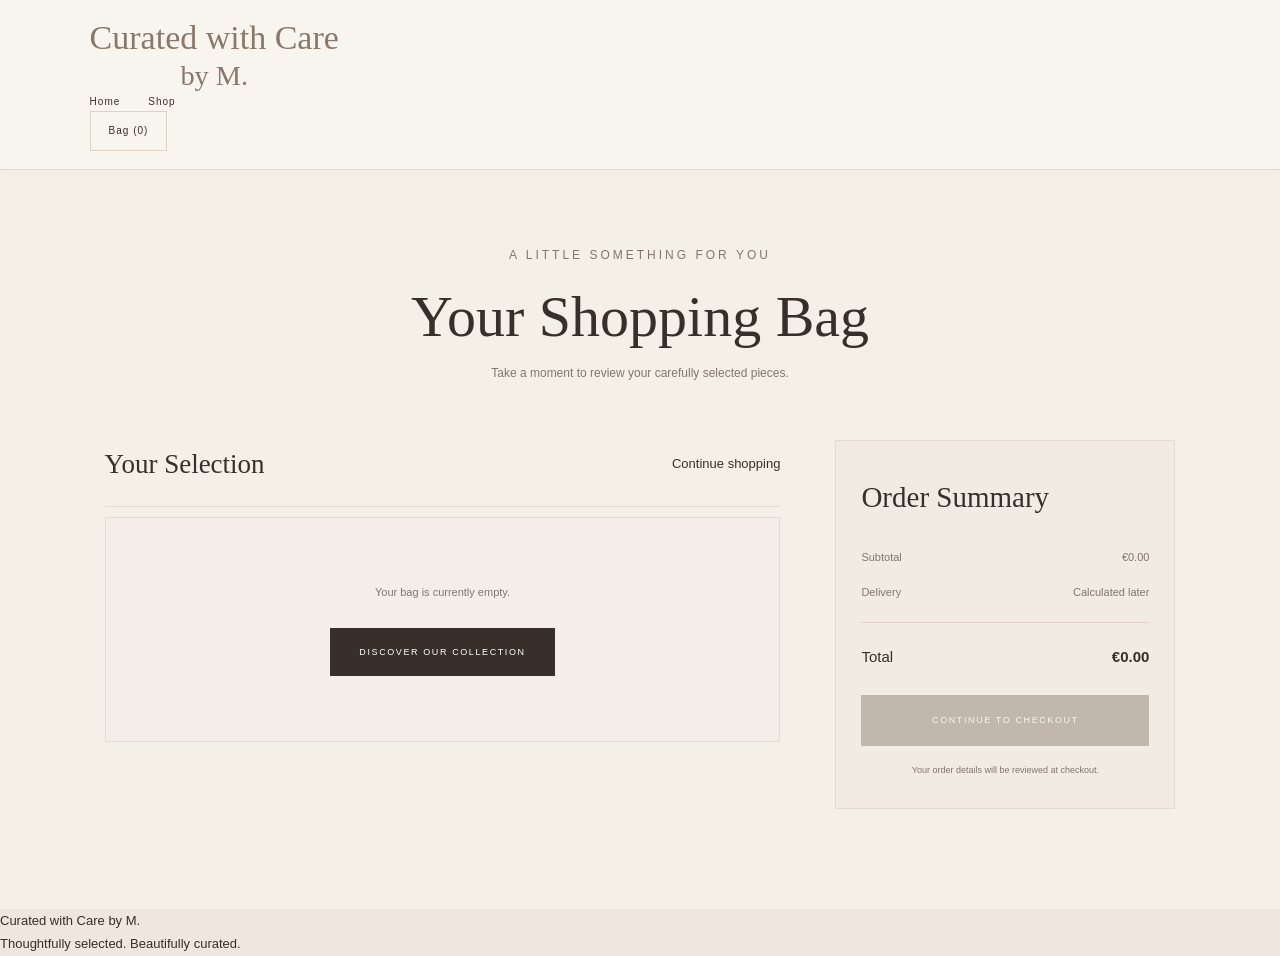
<file: basket.html>
<!DOCTYPE html>
<html lang="en">

<head>
  <meta charset="UTF-8">
  <meta name="viewport" content="width=device-width, initial-scale=1.0">

  <title>Your Bag | Curated with Care by M.</title>

  <link rel="stylesheet" href="css/style.css">
  <link rel="stylesheet" href="css/basket.css">
</head>

<body>

  <!-- HEADER -->

  <header class="site-header">

    <div class="header-inner">

      <a href="index.html" class="logo">
        <span>Curated with Care</span>
        <small>by M.</small>
      </a>

      <nav class="main-nav">
        <a href="index.html">Home</a>
        <a href="shop.html">Shop</a>
      </nav>

      <div class="header-actions">
        <a href="basket.html" class="bag-button">
          Bag (<span id="bagCount">0</span>)
        </a>
      </div>

    </div>

  </header>


  <!-- BASKET PAGE -->

  <main class="basket-page">

    <section class="basket-heading">

      <p class="eyebrow">A LITTLE SOMETHING FOR YOU</p>

      <h1>Your Shopping Bag</h1>

      <p>
        Take a moment to review your carefully selected pieces.
      </p>

    </section>


    <div class="basket-layout">

      <!-- BASKET PRODUCTS -->

      <section class="basket-products-section">

        <div class="basket-section-heading">
          <h2>Your Selection</h2>
          <a href="shop.html">Continue shopping</a>
        </div>

        <div id="basketItems" class="basket-items">

          <p class="basket-empty-message">
            Your bag is currently empty.
          </p>

        </div>

      </section>


      <!-- ORDER SUMMARY -->

      <aside class="basket-summary">

        <h2>Order Summary</h2>

        <div class="basket-summary-row">
          <span>Subtotal</span>
          <span id="basketSubtotal">€0.00</span>
        </div>

        <div class="basket-summary-row">
          <span>Delivery</span>
          <span>Calculated later</span>
        </div>

        <div class="basket-summary-divider"></div>

        <div class="basket-summary-total">
          <span>Total</span>
          <strong id="basketTotal">€0.00</strong>
        </div>

        <a href="checkout.html" id="basketCheckoutButton"
           class="primary-button basket-checkout-button">
          CONTINUE TO CHECKOUT
        </a>

        <p class="basket-summary-note">
          Your order details will be reviewed at checkout.
        </p>

      </aside>

    </div>

  </main>


  <!-- FOOTER -->

  <footer class="site-footer">

    <p>Curated with Care by M.</p>

    <p>Thoughtfully selected. Beautifully curated.</p>

  </footer>


  <script src="js/basket.js"></script>

</body>
</html>
</file>
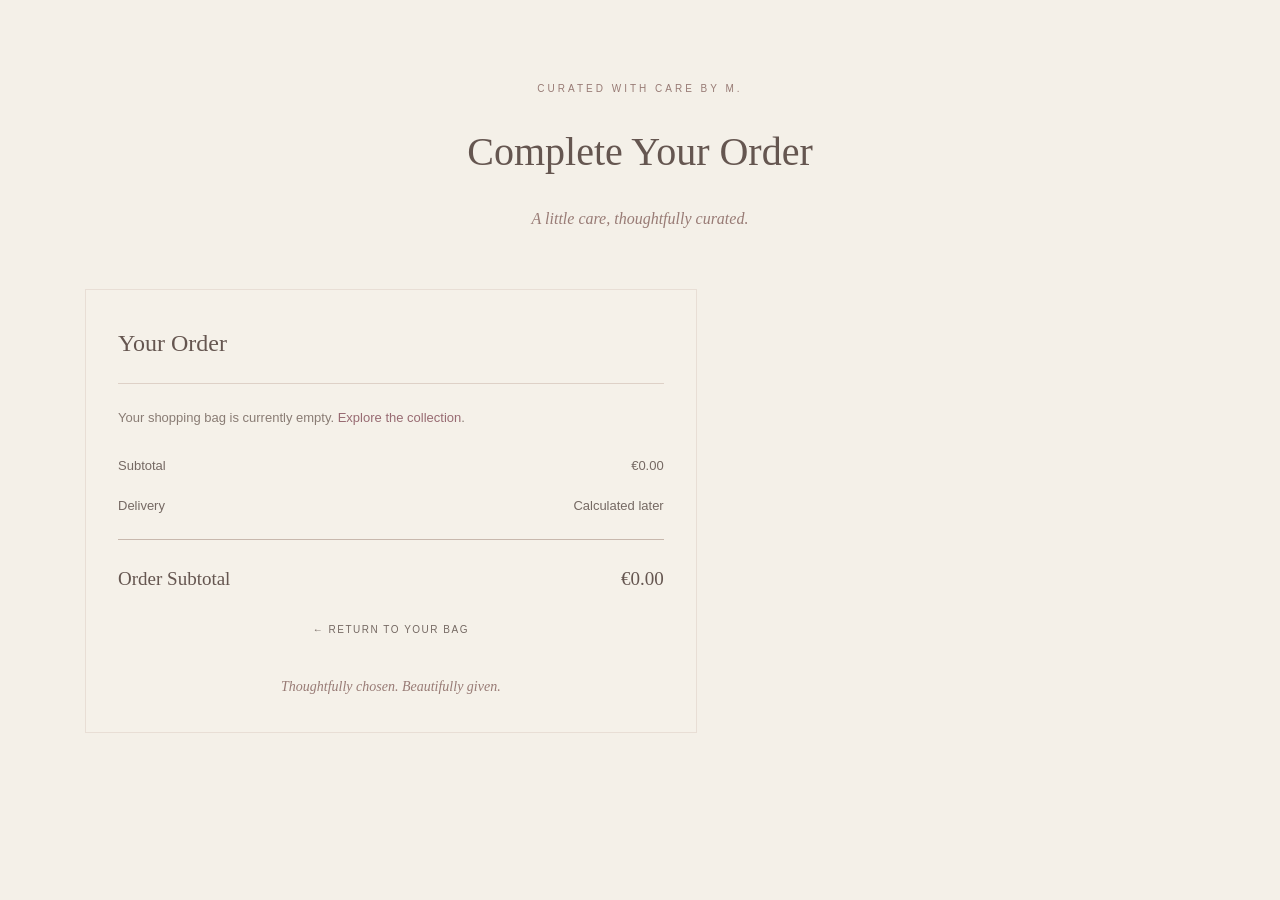
<file: checkout.html>
<!DOCTYPE html>
<html lang="en">

<head>
  <meta charset="UTF-8">
  <meta name="viewport" content="width=device-width, initial-scale=1.0">

  <title>Checkout | Curated with Care by M.</title>

  <link rel="stylesheet" href="css/style.css">
  <link rel="stylesheet" href="css/basket.css">
  <link rel="stylesheet" href="css/checkout.css">
  
</head>

<body>

  <main class="checkout-page">

    <div class="checkout-heading">
      <p class="eyebrow">CURATED WITH CARE BY M.</p>
      <h1>Complete Your Order</h1>
      <p class="subtitle">A little care, thoughtfully curated.</p>
    </div>

    <div class="checkout-layout">

      <form class="checkout-form" id="checkoutForm">

        <!-- CONTACT INFORMATION -->

        <section class="checkout-section">

          <h2>Contact Information</h2>

          <p class="checkout-section-intro">
            Where we can reach you about your order.
          </p>

          <label for="email">Email Address</label>
          <input
            type="email"
            id="email"
            autocomplete="email"
            required
            placeholder="Your email address"
          >

        </section>

        <!-- DELIVERY INFORMATION -->

        <section class="checkout-section">

          <h2>Delivery Information</h2>

          <div class="checkout-row">

            <div>
              <label for="firstName">First Name</label>
              <input
                type="text"
                id="firstName"
                autocomplete="given-name"
                required
              >
            </div>

            <div>
              <label for="lastName">Last Name</label>
              <input
                type="text"
                id="lastName"
                autocomplete="family-name"
                required
              >
            </div>

          </div>

          <label for="address">Street Address</label>
          <input
            type="text"
            id="address"
            autocomplete="street-address"
            required
          >

          <label for="apartment">Apartment / Suite (Optional)</label>
          <input
            type="text"
            id="apartment"
            autocomplete="address-line2"
          >

          <div class="checkout-row">

            <div>
              <label for="city">City</label>
              <input
                type="text"
                id="city"
                autocomplete="address-level2"
                required
              >
            </div>

            <div>
              <label for="postcode">Postcode</label>
              <input
                type="text"
                id="postcode"
                autocomplete="postal-code"
                required
              >
            </div>

          </div>

          <label for="country">Country</label>
          <input
            type="text"
            id="country"
            autocomplete="country-name"
            required
          >

        </section>

        <!-- GIFT OPTION -->

        <section class="checkout-section">

          <h2>A Thoughtful Gift</h2>

          <div class="gift-option">

            <div class="gift-checkbox-row">

              <input
                type="checkbox"
                id="isGift"
              >

              <label for="isGift">
                This order is a gift
              </label>

            </div>

            <p class="gift-description">
              Make someone's day a little more special with
              a personal message.
            </p>

            <div class="gift-message-area" id="giftMessageArea">

              <label for="giftMessage">
                Your Personal Message
              </label>

              <textarea
                id="giftMessage"
                maxlength="250"
                placeholder="Write a little note for someone special..."
              ></textarea>

              <p class="gift-message-hint">
                Your message can contain up to 250 characters.
              </p>

            </div>

          </div>

        </section>

        <!-- DELIVERY METHOD -->

        <section class="checkout-section">

          <h2>Delivery Method</h2>

          <div class="checkout-note">
            Delivery options and costs will be confirmed
            when the ordering system is connected.
          </div>

        </section>

        <!-- PAYMENT -->

        <section class="checkout-section">

          <h2>Payment</h2>

          <div class="checkout-note">
            Secure payment options will become available
            once a payment provider is connected.
            No payment is collected on this demonstration checkout.
          </div>

        </section>

        <button type="submit" class="checkout-button">
          CONTINUE TO ORDER CONFIRMATION
        </button>

        <p class="checkout-message" id="checkoutMessage"></p>

      </form>

      <!-- ORDER SUMMARY -->

      <aside class="order-summary">

        <h2>Your Order</h2>

        <div id="checkoutItems"></div>

        <div class="checkout-totals">

          <div class="checkout-total-line">
            <span>Subtotal</span>
            <span id="checkoutSubtotal">€0.00</span>
          </div>

          <div class="checkout-total-line">
            <span>Delivery</span>
            <span>Calculated later</span>
          </div>

          <div class="checkout-total-line checkout-grand-total">
            <span>Order Subtotal</span>
            <span id="checkoutTotal">€0.00</span>
          </div>

        </div>

        <a href="basket.html" class="checkout-back">
          ← RETURN TO YOUR BAG
        </a>

        <p class="checkout-footer-note">
          Thoughtfully chosen. Beautifully given.
        </p>

      </aside>

    </div>

  </main>

  <script>

    const checkoutItems = document.getElementById("checkoutItems");
    const checkoutSubtotal = document.getElementById("checkoutSubtotal");
    const checkoutTotal = document.getElementById("checkoutTotal");
    const checkoutForm = document.getElementById("checkoutForm");

    const isGift = document.getElementById("isGift");
    const giftMessageArea = document.getElementById("giftMessageArea");
    const giftMessage = document.getElementById("giftMessage");

    let cart = [];

    try {

      cart = JSON.parse(
        localStorage.getItem("curatedCart") || "[]"
      );

      if (!Array.isArray(cart)) {
        cart = [];
      }

    } catch (error) {
      cart = [];
    }

    // GIFT MESSAGE DISPLAY

    isGift.addEventListener("change", function() {

      if (isGift.checked) {
        giftMessageArea.classList.add("visible");
      } else {
        giftMessageArea.classList.remove("visible");
        giftMessage.value = "";
      }

    });

    // DISPLAY ORDER

    function displayCheckout() {

      checkoutItems.innerHTML = "";

      let subtotal = 0;

      if (cart.length === 0) {

        checkoutItems.innerHTML = `
          <p class="checkout-empty">
            Your shopping bag is currently empty.
            <a href="shop.html">Explore the collection</a>.
          </p>
        `;

        checkoutForm.style.display = "none";

        checkoutSubtotal.textContent = "€0.00";
        checkoutTotal.textContent = "€0.00";

        return;
      }

      cart.forEach(product => {

        const quantity = Math.max(
          0,
          Number(product.quantity) || 0
        );

        const price = Math.max(
          0,
          Number(product.price) || 0
        );

        const itemTotal = price * quantity;

        subtotal += itemTotal;

        const item = document.createElement("div");
        item.className = "checkout-product";

        const image = document.createElement("img");

        image.src = product.image || "";
        image.alt = product.name || "Beauty product";

        const info = document.createElement("div");
        info.className = "checkout-product-info";

        const brand = document.createElement("p");
        brand.className = "product-brand";
        brand.textContent = product.brandName || product.brand || "";

        const name = document.createElement("p");
        name.className = "product-name";
        name.textContent = product.name || "Beauty product";

        const quantityText = document.createElement("p");
        quantityText.textContent = "Quantity: " + quantity;

        const priceText = document.createElement("p");
        priceText.textContent = "€" + itemTotal.toFixed(2);

        info.append(brand, name, quantityText, priceText);
        item.append(image, info);

        checkoutItems.appendChild(item);

      });

      checkoutSubtotal.textContent = "€" + subtotal.toFixed(2);
      checkoutTotal.textContent = "€" + subtotal.toFixed(2);

    }

    displayCheckout();

    // SUBMIT ORDER

    checkoutForm.addEventListener("submit", function(event) {

      event.preventDefault();

      if (!checkoutForm.reportValidity()) {
        return;
      }

      if (cart.length === 0) {
        return;
      }

      // Generate demonstration order reference

      const year = new Date().getFullYear();

      const sequenceKey = "curatedOrderSequence-" + year;

      const previousNumber = Number(
        localStorage.getItem(sequenceKey) || 0
      );

      const nextNumber = previousNumber + 1;

      localStorage.setItem(
        sequenceKey,
        String(nextNumber)
      );

      const orderNumber =
        "CCM-" + year + "-" +
        String(nextNumber).padStart(5, "0");

      // Prepare customer details

      const customer = {

        email: document.getElementById("email").value.trim(),

        firstName: document.getElementById("firstName").value.trim(),

        lastName: document.getElementById("lastName").value.trim(),

        address: document.getElementById("address").value.trim(),

        apartment: document.getElementById("apartment").value.trim(),

        city: document.getElementById("city").value.trim(),

        postcode: document.getElementById("postcode").value.trim(),

        country: document.getElementById("country").value.trim()

      };

      // Prepare demonstration order

      const order = {

        orderNumber: orderNumber,

        customerName: customer.firstName,

        customer: customer,

        items: cart.map(product => ({

          id: product.id,
          name: product.name,
          brandName: product.brandName || product.brand || "",
          image: product.image,
          price: Number(product.price),
          quantity: Number(product.quantity)

        })),

        subtotal: cart.reduce((sum, product) => {

          return sum + (
            Number(product.price) *
            Number(product.quantity)
          );

        }, 0),

        isGift: isGift.checked,

        giftMessage: isGift.checked
          ? giftMessage.value.trim()
          : "",

        date: new Date().toLocaleDateString()

      };

      localStorage.setItem(
        "curatedDemoOrder",
        JSON.stringify(order)
      );

      window.location.href = "order-confirmation.html";

    });

  </script>

</body>
</html>
</file>
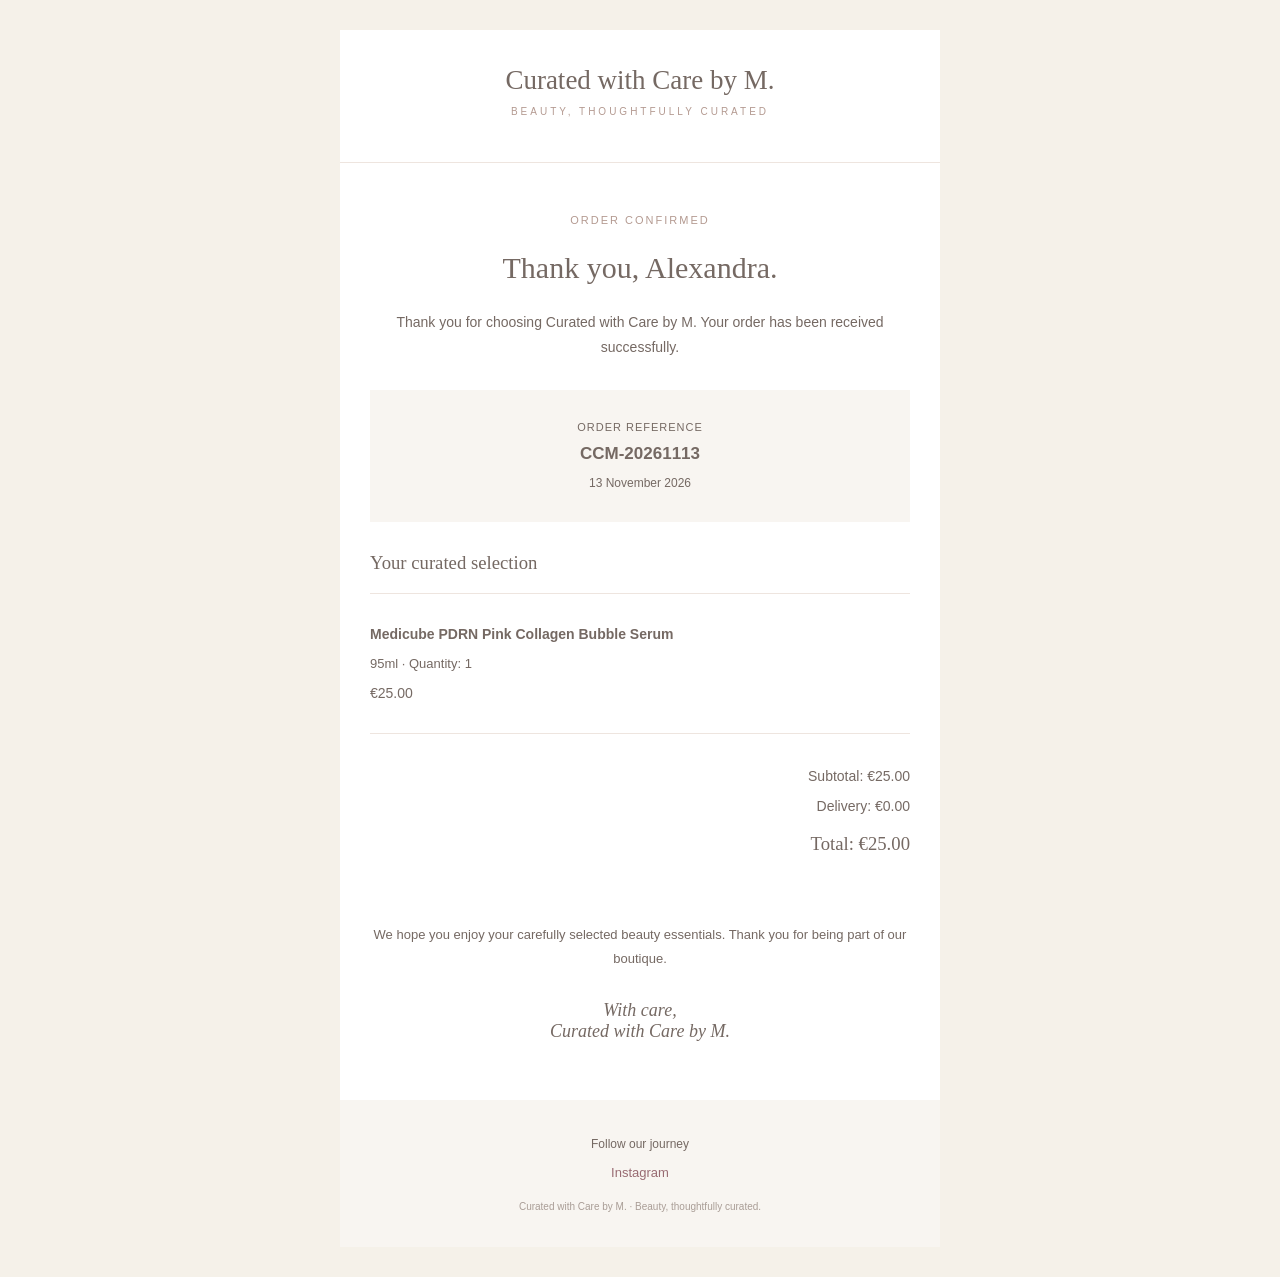
<file: email-preview.html>
<!DOCTYPE html>
<html lang="en">
<head>
  <meta charset="UTF-8">
  <meta name="viewport" content="width=device-width, initial-scale=1.0">
  <title>Email Preview | Curated with Care by M.</title>
</head>

<body style="margin:0; padding:30px 12px; background:#f5f1e9; font-family:Arial,sans-serif; color:#756963;">

  <div style="max-width:600px; margin:auto; background:#ffffff;">

    <div style="padding:35px 20px; text-align:center; border-bottom:1px solid #eee5df;">
      <h1 style="font-family:Georgia,serif; font-weight:normal; font-size:27px; color:#756963; margin:0;">
        Curated with Care by M.
      </h1>
      <p style="font-size:10px; letter-spacing:3px; color:#b49a91;">
        BEAUTY, THOUGHTFULLY CURATED
      </p>
    </div>

    <div style="padding:40px 30px; text-align:center;">
      <p style="font-size:11px; letter-spacing:2px; color:#b49a91;">
        ORDER CONFIRMED
      </p>

      <h2 style="font-family:Georgia,serif; font-size:30px; font-weight:normal; color:#756963;">
        Thank you, Alexandra.
      </h2>

      <p style="font-size:14px; line-height:1.8;">
        Thank you for choosing Curated with Care by M.
        Your order has been received successfully.
      </p>

      <div style="margin:30px 0; padding:20px; background:#f8f5f1;">
        <p style="font-size:11px; letter-spacing:1px;">ORDER REFERENCE</p>
        <strong style="font-size:17px;">CCM-20261113</strong>
        <p style="font-size:12px;">13 November 2026</p>
      </div>

      <h3 style="font-family:Georgia,serif; font-weight:normal; text-align:left;">
        Your curated selection
      </h3>

      <div style="padding:18px 0; border-top:1px solid #eee5df; border-bottom:1px solid #eee5df; text-align:left;">
        <p style="font-size:14px;"><strong>Medicube PDRN Pink Collagen Bubble Serum</strong></p>
        <p style="font-size:13px;">95ml · Quantity: 1</p>
        <p style="font-size:14px;">€25.00</p>
      </div>

      <div style="text-align:right; padding:20px 0;">
        <p style="font-size:14px;">Subtotal: €25.00</p>
        <p style="font-size:14px;">Delivery: €0.00</p>
        <h3 style="font-family:Georgia,serif; font-weight:normal;">
          Total: €25.00
        </h3>
      </div>

      <p style="font-size:13px; line-height:1.8; margin-top:30px;">
        We hope you enjoy your carefully selected beauty essentials.
        Thank you for being part of our boutique.
      </p>

      <p style="font-family:Georgia,serif; font-style:italic; font-size:18px; margin-top:30px;">
        With care,<br>
        Curated with Care by M.
      </p>
    </div>

    <div style="background:#f8f5f1; padding:25px; text-align:center;">
      <p style="font-size:12px;">Follow our journey</p>
      <a href="https://www.instagram.com/curatedwithcarebym/"
         style="color:#986b72; font-size:13px; text-decoration:none;">
        Instagram
      </a>
      <p style="font-size:10px; color:#a99d96; margin-top:20px;">
        Curated with Care by M. · Beauty, thoughtfully curated.
      </p>
    </div>

  </div>

</body>
</html>
</file>
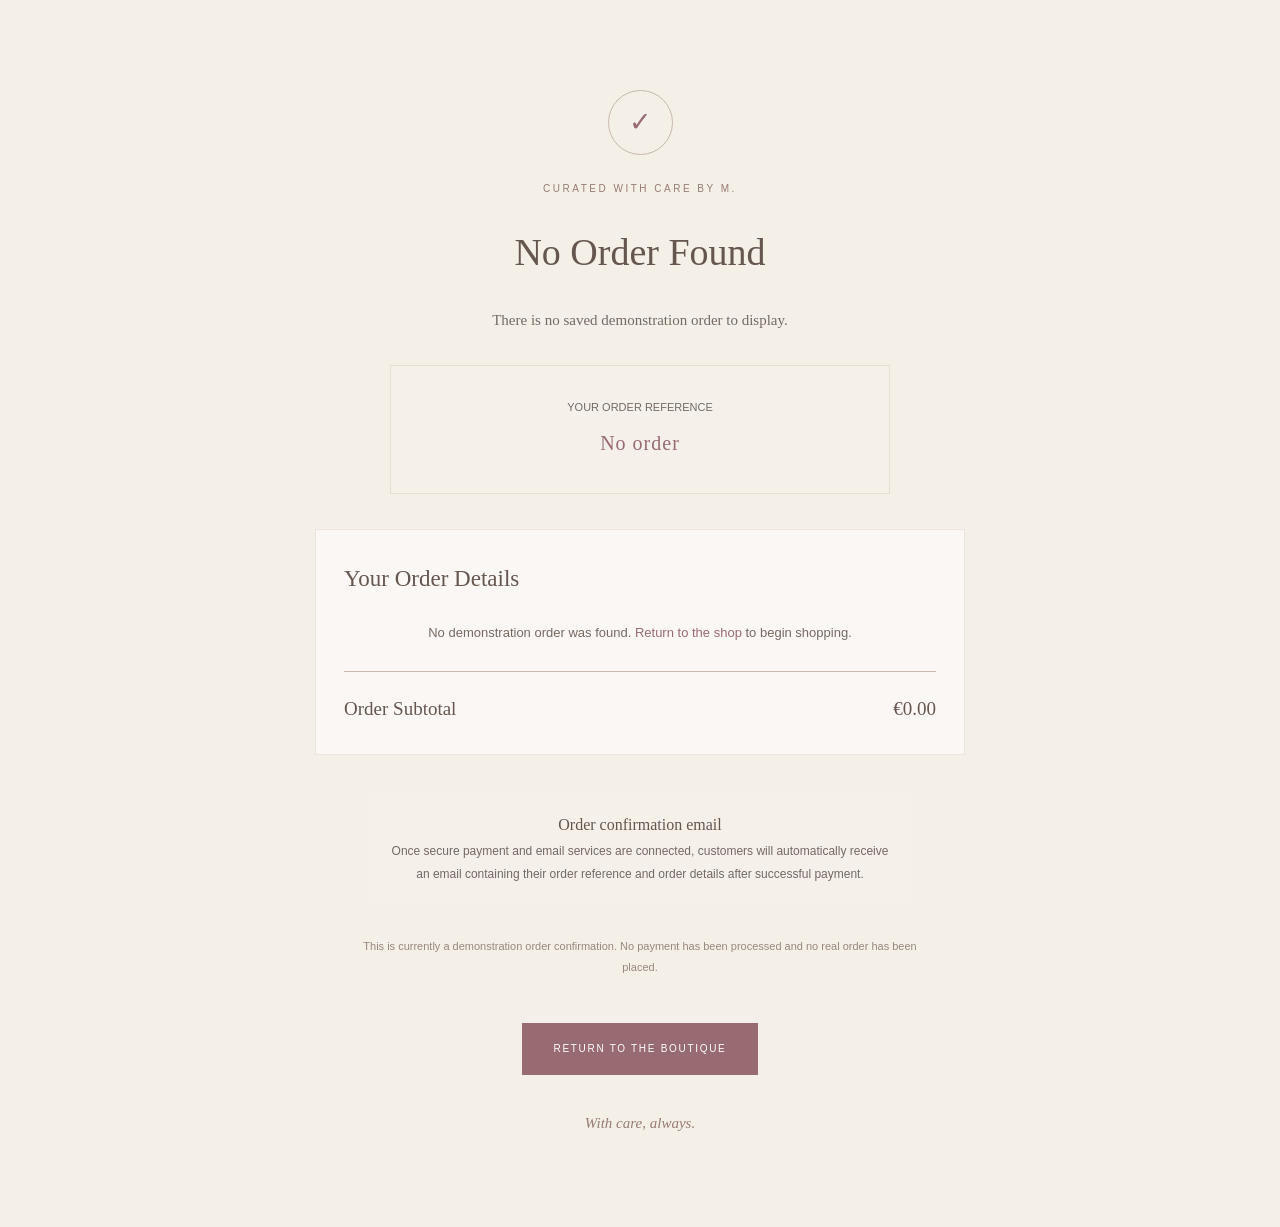
<file: order-confirmation.html>
<!DOCTYPE html>
<html lang="en">

<head>
  <meta charset="UTF-8">
  <meta name="viewport" content="width=device-width, initial-scale=1.0">

  <title>Order Confirmation | Curated with Care by M.</title>

  <link rel="stylesheet" href="css/style.css">
  <link rel="stylesheet" href="css/order-confirmation.css">

</head>

<body>

  <main class="confirmation-page">

    <div class="confirmation-icon">✓</div>

    <p class="confirmation-brand">
      CURATED WITH CARE BY M.
    </p>

    <h1 id="thankYouHeading">
      Thank You for Your Order
    </h1>

    <p class="confirmation-message" id="confirmationMessage">
      Thank you for choosing our boutique.
    </p>

    <!-- ORDER REFERENCE -->

    <section class="order-reference">

      <p>YOUR ORDER REFERENCE</p>

      <strong id="orderNumber">—</strong>

      <p id="orderDate"></p>

    </section>

    <div class="confirmation-content">

      <!-- ORDER DETAILS -->

      <section class="confirmation-card">

        <h2>Your Order Details</h2>

        <div id="confirmationItems"></div>

        <div class="confirmation-total">

          <span>Order Subtotal</span>

          <span id="confirmationTotal">€0.00</span>

        </div>

      </section>

      <!-- CUSTOMER DETAILS -->

      <section class="confirmation-card" id="customerDetailsSection">

        <h2>Delivery Information</h2>

        <div class="customer-details" id="customerDetails"></div>

      </section>

      <!-- GIFT MESSAGE -->

      <section class="confirmation-gift" id="giftConfirmation" hidden>

        <h2>A Gift, Given with Care</h2>

        <p>This order was marked as a gift.</p>

        <p class="gift-message-text" id="confirmedGiftMessage"></p>

      </section>

    </div>

    <!-- EMAIL INFORMATION -->

    <div class="confirmation-email-note">

      <strong>Order confirmation email</strong>

      <p>
        Once secure payment and email services are connected,
        customers will automatically receive an email containing
        their order reference and order details after successful payment.
      </p>

    </div>

    <p class="confirmation-demo-note">
      This is currently a demonstration order confirmation.
      No payment has been processed and no real order has been placed.
    </p>

    <a href="index.html" class="confirmation-button">
      RETURN TO THE BOUTIQUE
    </a>

    <p class="confirmation-closing">
      With care, always.
    </p>

  </main>


  <script>

    const orderNumberElement =
      document.getElementById("orderNumber");

    const orderDateElement =
      document.getElementById("orderDate");

    const confirmationItems =
      document.getElementById("confirmationItems");

    const confirmationTotal =
      document.getElementById("confirmationTotal");

    const thankYouHeading =
      document.getElementById("thankYouHeading");

    const confirmationMessage =
      document.getElementById("confirmationMessage");

    const customerDetails =
      document.getElementById("customerDetails");

    const customerDetailsSection =
      document.getElementById("customerDetailsSection");

    const giftConfirmation =
      document.getElementById("giftConfirmation");

    const confirmedGiftMessage =
      document.getElementById("confirmedGiftMessage");


    // LOAD THE SAVED ORDER

    let order = null;

    try {

      order = JSON.parse(
        localStorage.getItem("curatedDemoOrder") || "null"
      );

    } catch (error) {

      order = null;

    }


    // CHECK WHETHER AN ORDER EXISTS

    if (!order || !Array.isArray(order.items) || order.items.length === 0) {

      confirmationItems.innerHTML =
        '<p class="confirmation-empty">No demonstration order was found. <a href="shop.html">Return to the shop</a> to begin shopping.</p>';

      orderNumberElement.textContent = "No order";

      confirmationTotal.textContent = "€0.00";

      customerDetailsSection.hidden = true;

      giftConfirmation.hidden = true;

      thankYouHeading.textContent = "No Order Found";

      confirmationMessage.textContent =
        "There is no saved demonstration order to display.";

    } else {

      // PERSONAL THANK-YOU MESSAGE

      const firstName = order.customerName || "there";

      thankYouHeading.textContent =
        "Thank You, " + firstName + "!";

      confirmationMessage.textContent =
        "Your order summary is ready. Thank you for choosing Curated with Care by M. We hope your selection brings a little joy to your day.";


      // ORDER REFERENCE

      orderNumberElement.textContent =
        order.orderNumber || "—";

      orderDateElement.textContent =
        "Order date: " + (order.date || "Not available");


      // DISPLAY PRODUCTS

      order.items.forEach(product => {

        const item = document.createElement("div");

        item.className = "confirmation-product";


        const image = document.createElement("img");

        image.src = product.image || "";

        image.alt = product.name || "Beauty product";


        const info = document.createElement("div");

        info.className = "confirmation-product-info";


        const brand = document.createElement("p");

        brand.className = "confirmation-product-brand";

        brand.textContent = product.brandName || "";


        const name = document.createElement("strong");

        name.textContent =
          product.name || "Beauty product";


        const quantity = document.createElement("p");

        quantity.textContent =
          "Quantity: " + Number(product.quantity || 0);


        const price = document.createElement("p");

        price.textContent =
          "€" + (
            Number(product.price || 0) *
            Number(product.quantity || 0)
          ).toFixed(2);


        info.append(brand, name, quantity, price);

        item.append(image, info);

        confirmationItems.appendChild(item);

      });


      // ORDER TOTAL

      confirmationTotal.textContent =
        "€" + Number(order.subtotal || 0).toFixed(2);


      // CUSTOMER DELIVERY INFORMATION

      const customer = order.customer;

      if (customer) {

        const name = document.createElement("p");

        name.className = "customer-name";

        name.textContent =
          [customer.firstName, customer.lastName]
            .filter(Boolean)
            .join(" ") || order.customerName || "";


        const email = document.createElement("p");

        email.textContent =
          customer.email || "";


        const address = document.createElement("p");

        address.textContent =
          customer.address || "";


        const apartment = document.createElement("p");

        apartment.textContent =
          customer.apartment || "";


        const city = document.createElement("p");

        city.textContent =
          [
            customer.city,
            customer.postcode
          ].filter(Boolean).join(", ");


        const country = document.createElement("p");

        country.textContent =
          customer.country || "";


        customerDetails.append(
          name,
          email,
          address,
          apartment,
          city,
          country
        );

        // Hide optional empty lines

        [email, address, apartment, city, country].forEach(element => {

          if (!element.textContent.trim()) {
            element.hidden = true;
          }

        });

      } else {

        customerDetailsSection.hidden = true;

      }


      // GIFT MESSAGE

      if (order.isGift) {

        giftConfirmation.hidden = false;

        confirmedGiftMessage.textContent =
          order.giftMessage || "A gift, thoughtfully chosen.";

      } else {

        giftConfirmation.hidden = true;

      }

    }

  </script>

</body>

</html>
</file>
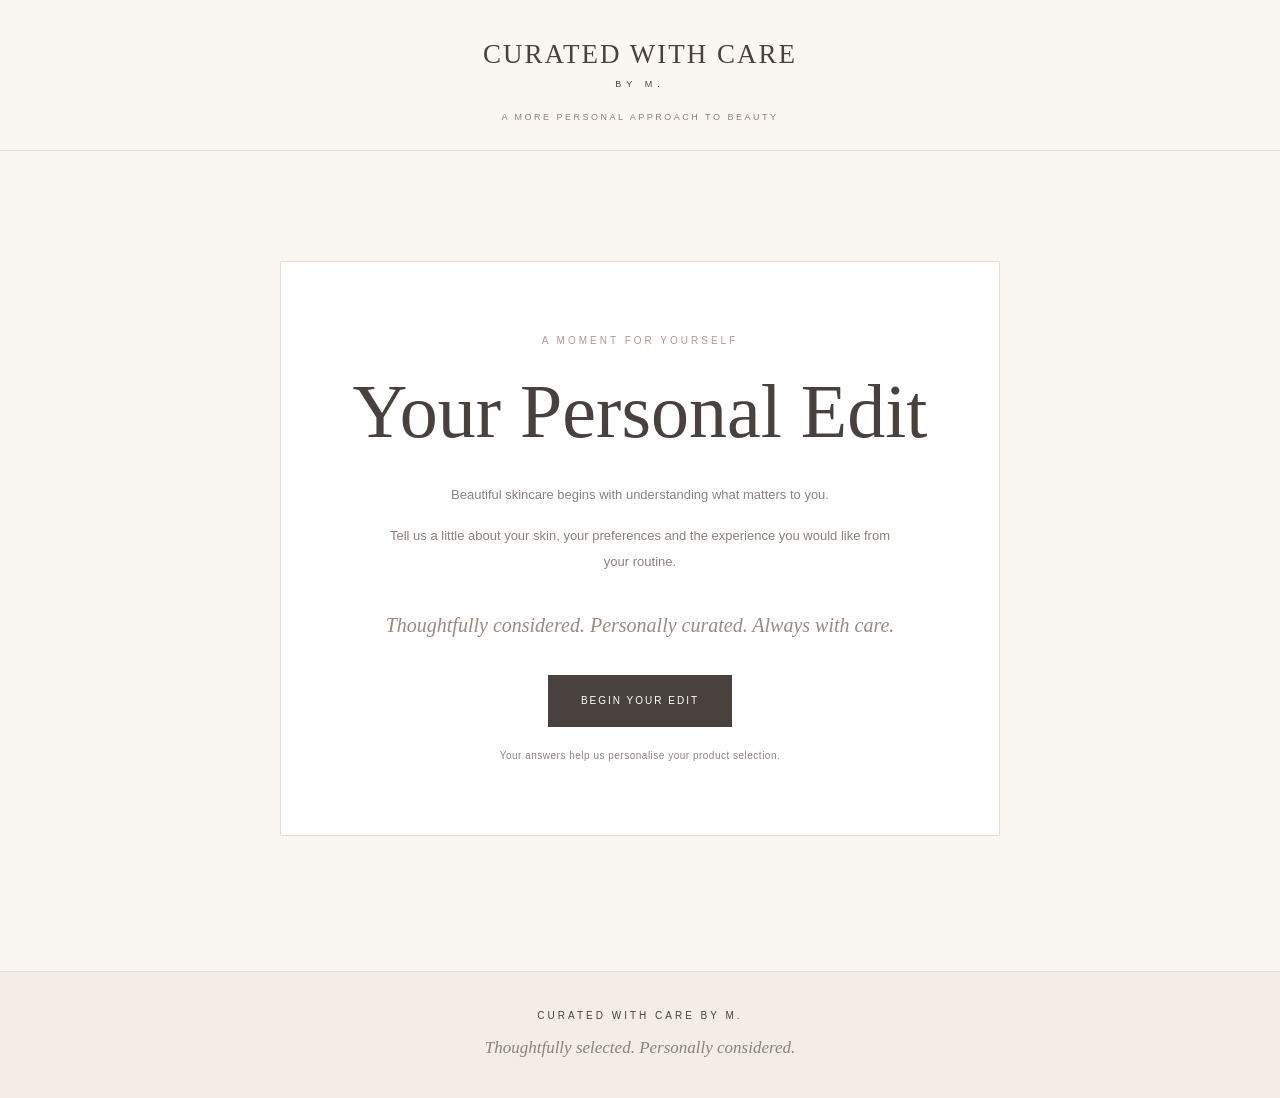
<file: questionnaire.html>
<!DOCTYPE html>
<html lang="en">

<head>
  <meta charset="UTF-8">
  <meta name="viewport" content="width=device-width, initial-scale=1.0">

  <title>Your Personal Edit | Curated with Care by M.</title>

  <meta name="description"
    content="Discover a considered skincare edit, thoughtfully curated around your preferences and skincare goals.">

  <link rel="stylesheet" href="css/style.css">
  <link rel="stylesheet" href="css/questionnaire.css">
</head>

<body>

  <header class="questionnaire-header">
    <a href="index.html" class="brand-name">
      CURATED WITH CARE <span>BY M.</span>
    </a>

    <p class="header-caption">A MORE PERSONAL APPROACH TO BEAUTY</p>
  </header>

  <main class="questionnaire-main">

    <!-- INTRODUCTION -->

    <section class="intro-screen" id="introScreen">

      <p class="eyebrow">A MOMENT FOR YOURSELF</p>

      <h1>Your Personal Edit</h1>

      <p class="intro-description">
        Beautiful skincare begins with understanding what matters
        to you.
      </p>

      <p class="intro-description">
        Tell us a little about your skin, your preferences and the
        experience you would like from your routine.
      </p>

      <p class="intro-note">
        Thoughtfully considered. Personally curated. Always with care.
      </p>

      <button type="button" id="startQuestionnaire" class="primary-button">
        BEGIN YOUR EDIT
      </button>

      <p class="privacy-note">
        Your answers help us personalise your product selection.
      </p>

    </section>


    <!-- QUESTIONNAIRE -->

    <section class="questions-screen" id="questionsScreen" hidden>

      <div class="progress-area">
        <p id="stepLabel">STEP 1 OF 9</p>

        <div class="progress-track">
          <div class="progress-fill" id="progressFill"></div>
        </div>
      </div>

      <form id="skincareQuestionnaire" novalidate>


        <!-- STEP 1: SKIN TYPE -->

        <fieldset class="question-step" data-step="0">

          <p class="eyebrow">LET'S START WITH THE BASICS</p>

          <h2>How would you describe your skin?</h2>

          <p class="question-description">
            Choose the description that feels closest to your skin.
          </p>

          <div class="option-grid">

            <label class="option-card">
              <input type="radio" name="skinType" value="Normal" required>
              <span>Normal</span>
            </label>

            <label class="option-card">
              <input type="radio" name="skinType" value="Dry">
              <span>Dry</span>
            </label>

            <label class="option-card">
              <input type="radio" name="skinType" value="Oily">
              <span>Oily</span>
            </label>

            <label class="option-card">
              <input type="radio" name="skinType" value="Combination">
              <span>Combination</span>
            </label>

            <label class="option-card">
              <input type="radio" name="skinType" value="Sensitive">
              <span>Sensitive</span>
            </label>

            <label class="option-card">
              <input type="radio" name="skinType" value="Not sure">
              <span>I'm not sure</span>
            </label>

          </div>

        </fieldset>


        <!-- STEP 2: SKIN CONCERNS -->

        <fieldset class="question-step" data-step="1" hidden>

          <p class="eyebrow">WHAT MATTERS TO YOU</p>

          <h2>What would you like to focus on?</h2>

          <p class="question-description">
            Select as many as you like.
          </p>

          <div class="option-grid">

            <label class="option-card">
              <input type="checkbox" name="concerns" value="Dehydration">
              <span>Dehydration</span>
            </label>

            <label class="option-card">
              <input type="checkbox" name="concerns" value="Dryness">
              <span>Dryness</span>
            </label>

            <label class="option-card">
              <input type="checkbox" name="concerns" value="Blemishes">
              <span>Blemishes</span>
            </label>

            <label class="option-card">
              <input type="checkbox" name="concerns" value="Uneven skin tone">
              <span>Uneven skin tone</span>
            </label>

            <label class="option-card">
              <input type="checkbox" name="concerns" value="Dark spots">
              <span>Dark spots</span>
            </label>

            <label class="option-card">
              <input type="checkbox" name="concerns" value="Visible pores">
              <span>Visible pores</span>
            </label>

            <label class="option-card">
              <input type="checkbox" name="concerns" value="Fine lines">
              <span>Fine lines</span>
            </label>

            <label class="option-card">
              <input type="checkbox" name="concerns" value="Redness">
              <span>Redness</span>
            </label>

            <label class="option-card">
              <input type="checkbox" name="concerns" value="Skin texture">
              <span>Skin texture</span>
            </label>

            <label class="option-card">
              <input type="checkbox" name="concerns" value="Dullness">
              <span>Dull-looking skin</span>
            </label>

            <label class="option-card">
              <input type="checkbox" name="concerns" value="Healthy-looking skin">
              <span>Maintaining healthy-looking skin</span>
            </label>

            <label class="option-card">
              <input type="checkbox" name="concerns" value="Other">
              <span>Something else</span>
            </label>

          </div>

        </fieldset>


        <!-- STEP 3: SKIN BEHAVIOUR -->

        <fieldset class="question-step" data-step="2" hidden>

          <p class="eyebrow">GETTING TO KNOW YOUR SKIN</p>

          <h2>How does your skin usually feel throughout the day?</h2>

          <div class="option-list">

            <label class="option-card">
              <input type="radio" name="skinBehaviour" value="Tight or dry">
              <span>Tight or dry</span>
            </label>

            <label class="option-card">
              <input type="radio" name="skinBehaviour" value="Shiny or oily">
              <span>Shiny or oily</span>
            </label>

            <label class="option-card">
              <input type="radio" name="skinBehaviour" value="Oily and dry in different areas">
              <span>Oily in some areas and dry in others</span>
            </label>

            <label class="option-card">
              <input type="radio" name="skinBehaviour" value="Comfortable">
              <span>Comfortable throughout the day</span>
            </label>

            <label class="option-card">
              <input type="radio" name="skinBehaviour" value="Changes frequently">
              <span>It changes frequently</span>
            </label>

          </div>

        </fieldset>


        <!-- STEP 4: SENSITIVITY -->

        <fieldset class="question-step" data-step="3" hidden>

          <p class="eyebrow">YOUR COMFORT COMES FIRST</p>

          <h2>How does your skin respond to skincare products?</h2>

          <div class="option-list">

            <label class="option-card">
              <input type="radio" name="sensitivity" value="Not particularly sensitive">
              <span>Not particularly sensitive</span>
            </label>

            <label class="option-card">
              <input type="radio" name="sensitivity" value="Sometimes reacts">
              <span>Sometimes reacts to certain products</span>
            </label>

            <label class="option-card">
              <input type="radio" name="sensitivity" value="Frequently experiences irritation">
              <span>Frequently experiences irritation</span>
            </label>

            <label class="option-card">
              <input type="radio" name="sensitivity" value="Not sure">
              <span>I'm not sure</span>
            </label>

          </div>

        </fieldset>


        <!-- STEP 5: CURRENT ROUTINE -->

        <fieldset class="question-step" data-step="4" hidden>

          <p class="eyebrow">YOUR EVERYDAY RITUAL</p>

          <h2>What does your current skincare routine look like?</h2>

          <div class="option-list">

            <label class="option-card">
              <input type="radio" name="routine" value="No regular routine">
              <span>I don't have a regular routine</span>
            </label>

            <label class="option-card">
              <input type="radio" name="routine" value="Simple routine">
              <span>A simple routine with a few essentials</span>
            </label>

            <label class="option-card">
              <input type="radio" name="routine" value="Several products">
              <span>I use several skincare products</span>
            </label>

            <label class="option-card">
              <input type="radio" name="routine" value="Detailed routine">
              <span>I enjoy a detailed morning and evening routine</span>
            </label>

          </div>

        </fieldset>


        <!-- STEP 6: PRODUCT PREFERENCES -->

        <fieldset class="question-step" data-step="5" hidden>

          <p class="eyebrow">THE PRODUCTS YOU LOVE</p>

          <h2>Which types of products interest you?</h2>

          <p class="question-description">
            Select all the categories you would like us to consider.
          </p>

          <div class="option-grid">

            <label class="option-card">
              <input type="checkbox" name="productTypes" value="Cleansers">
              <span>Cleansers</span>
            </label>

            <label class="option-card">
              <input type="checkbox" name="productTypes" value="Toners">
              <span>Toners</span>
            </label>

            <label class="option-card">
              <input type="checkbox" name="productTypes" value="Serums">
              <span>Serums</span>
            </label>

            <label class="option-card">
              <input type="checkbox" name="productTypes" value="Moisturisers">
              <span>Moisturisers</span>
            </label>

            <label class="option-card">
              <input type="checkbox" name="productTypes" value="Toner pads">
              <span>Toner pads</span>
            </label>

            <label class="option-card">
              <input type="checkbox" name="productTypes" value="Masks">
              <span>Masks</span>
            </label>

            <label class="option-card">
              <input type="checkbox" name="productTypes" value="Eye care">
              <span>Eye care</span>
            </label>

            <label class="option-card">
              <input type="checkbox" name="productTypes" value="Complete sets">
              <span>Complete sets</span>
            </label>

            <label class="option-card">
              <input type="checkbox" name="productTypes" value="Open to suggestions">
              <span>I'm open to suggestions</span>
            </label>

          </div>

        </fieldset>


        <!-- STEP 7: BUDGET -->

        <fieldset class="question-step" data-step="6" hidden>

          <p class="eyebrow">A THOUGHTFUL SELECTION</p>

          <h2>What budget would you feel comfortable with?</h2>

          <p class="question-description">
            This helps us create an edit that feels right for you.
          </p>

          <div class="option-list">

            <label class="option-card">
              <input type="radio" name="budget" value="Under €25">
              <span>Under €25</span>
            </label>

            <label class="option-card">
              <input type="radio" name="budget" value="€25–€50">
              <span>€25–€50</span>
            </label>

            <label class="option-card">
              <input type="radio" name="budget" value="€50–€75">
              <span>€50–€75</span>
            </label>

            <label class="option-card">
              <input type="radio" name="budget" value="€75–€100">
              <span>€75–€100</span>
            </label>

            <label class="option-card">
              <input type="radio" name="budget" value="€100+">
              <span>€100+</span>
            </label>

            <label class="option-card">
              <input type="radio" name="budget" value="Flexible">
              <span>I'm flexible</span>
            </label>

          </div>

        </fieldset>


        <!-- STEP 8: SKINCARE GOALS -->

        <fieldset class="question-step" data-step="7" hidden>

          <p class="eyebrow">YOUR PERSONAL BEAUTY GOALS</p>

          <h2>What would you most like your Personal Edit to help you with?</h2>

          <div class="option-list">

            <label class="option-card">
              <input type="radio" name="goal" value="Simple everyday routine">
              <span>Create a simple everyday routine</span>
            </label>

            <label class="option-card">
              <input type="radio" name="goal" value="Complete skincare routine">
              <span>Build a complete skincare routine</span>
            </label>

            <label class="option-card">
              <input type="radio" name="goal" value="Focus on selected concerns">
              <span>Focus on one or two particular concerns</span>
            </label>

            <label class="option-card">
              <input type="radio" name="goal" value="Discover new products">
              <span>Discover new products and favourites</span>
            </label>

            <label class="option-card">
              <input type="radio" name="goal" value="Refresh existing routine">
              <span>Refresh my existing routine</span>
            </label>

          </div>

        </fieldset>


        <!-- STEP 9: PERSONAL NOTES -->

        <fieldset class="question-step" data-step="8" hidden>

          <p class="eyebrow">A LITTLE MORE ABOUT YOU</p>

          <h2>Is there anything else you would like us to know?</h2>

          <p class="question-description">
            This space is entirely optional. Share anything that could
            help us make your selection more thoughtful.
          </p>

          <div class="form-field">

            <label for="ingredientAvoidance">
              Are there any ingredients you prefer to avoid or know
              your skin does not tolerate?
            </label>

            <textarea
              id="ingredientAvoidance"
              name="ingredientAvoidance"
              rows="3"
              placeholder="You can leave this blank..."
            ></textarea>

          </div>

          <div class="form-field">

            <label for="fragrancePreference">
              Do you have a fragrance preference?
            </label>

            <select id="fragrancePreference" name="fragrancePreference">
              <option value="No preference">No preference</option>
              <option value="Prefer fragrance-free">I prefer fragrance-free products</option>
              <option value="Prefer lightly scented">I prefer lightly scented products</option>
            </select>

          </div>

          <div class="form-field">

            <label for="personalNote">
              Your personal note to us
            </label>

            <textarea
              id="personalNote"
              name="personalNote"
              rows="5"
              placeholder="Tell us about textures you enjoy, products you love, or anything else you would like us to consider..."
            ></textarea>

          </div>

        </fieldset>


        <!-- NAVIGATION -->

        <div class="question-navigation">

          <button
            type="button"
            id="backButton"
            class="secondary-button"
            hidden
          >
            BACK
          </button>

          <button
            type="button"
            id="nextButton"
            class="primary-button"
          >
            CONTINUE
          </button>

          <button
            type="submit"
            id="finishButton"
            class="primary-button"
            hidden
          >
            CREATE MY PERSONAL EDIT
          </button>

        </div>

        <p class="form-message" id="formMessage" role="alert"></p>

      </form>

    </section>

  </main>


  <footer class="questionnaire-footer">
    <p>CURATED WITH CARE BY M.</p>
    <p>Thoughtfully selected. Personally considered.</p>
  </footer>


  <script src="js/questionnaire.js"></script>

</body>
</html>
</file>
<file: css/style.css>
/* =====================================================
   CURATED WITH CARE BY M.
   GLOBAL DESIGN SYSTEM
   LUXURY BEAUTY EDITORIAL
   ===================================================== */


/* =====================================================
   1. BRAND COLOURS
   ===================================================== */

:root {

  /* Primary palette */

  --ivory: #F4F0E8;
  --cream: #EDE6DC;
  --champagne: #DED2C3;

  --dusty-rose: #B58F8B;
  --soft-rose: #E9DEDA;

  --taupe: #8A796B;
  --deep-rose: #8A796B;

  --dark: #382E2A;
  --muted: #81766D;

  --white: #FFFFFF;
  --border: #E3DAD0;

  --sage: #A4A995;
  --espresso: #382E2A;


  /* Compatibility variables
     These protect older CSS files that
     still use the previous variable names. */

  --brand-plum: var(--espresso);
  --brand-deep-plum: var(--espresso);
  --brand-champagne: var(--champagne);
  --brand-ivory: var(--ivory);
  --brand-cream: var(--cream);
  --brand-rose-taupe: var(--dusty-rose);
  --brand-mocha: var(--taupe);


  /* Shared design values */

  --page-background: var(--ivory);
  --surface-background: var(--white);

  --heading-font: 'Cormorant Garamond', serif;
  --body-font: 'Montserrat', sans-serif;

  --transition-smooth:
    0.4s cubic-bezier(0.22, 1, 0.36, 1);

}


/* =====================================================
   2. GLOBAL FOUNDATION
   ===================================================== */

* {
  margin: 0;
  padding: 0;
  box-sizing: border-box;
}

html {
  scroll-behavior: smooth;
  -webkit-text-size-adjust: 100%;
}

body {
  background-color: var(--page-background);

  color: var(--dark);

  font-family: var(--body-font);
  font-size: 13px;
  font-weight: 400;
  line-height: 1.8;

  overflow-x: hidden;
}

::selection {
  background: var(--champagne);
  color: var(--espresso);
}

a {
  color: inherit;
  text-decoration: none;
  -webkit-tap-highlight-color: transparent;
}

button,
input,
select,
textarea {
  font: inherit;
}

button {
  cursor: pointer;
  -webkit-tap-highlight-color: transparent;
}

img {
  display: block;
  max-width: 100%;
  object-fit: cover;
}

h1,
h2,
h3,
.product-brand-name {
  font-family: var(--heading-font);
  font-weight: 400;
}

em {
  font-family: var(--heading-font);
  font-weight: 400;
  color: var(--dusty-rose);
}

[hidden] {
  display: none !important;
}


/* =====================================================
   3. ACCESSIBILITY
   ===================================================== */

button:focus-visible,
a:focus-visible,
input:focus-visible,
select:focus-visible,
textarea:focus-visible {
  outline: 2px solid var(--taupe);
  outline-offset: 3px;
}


/* =====================================================
   4. SHARED SECTION STYLING
   ===================================================== */

.section-padding {
  padding: 100px 8%;
}

.eyebrow {
  display: block;

  margin-bottom: 18px;

  color: var(--taupe);

  font-size: 9px;
  font-weight: 500;
  letter-spacing: 3px;
  line-height: 1.8;
}


/* =====================================================
   5. ANNOUNCEMENT BAR
   ===================================================== */

.announcement {
  background: var(--taupe);
  color: var(--white);

  text-align: center;

  padding: 9px 12px;

  font-size: 9px;
  font-weight: 400;
  letter-spacing: 2.5px;
  line-height: 1.7;
}


/* =====================================================
   6. HEADER & NAVIGATION
   ===================================================== */

.header {
  position: sticky;
  top: 0;
  z-index: 100;

  min-height: 90px;
  padding: 18px 7%;

  display: flex;
  justify-content: space-between;
  align-items: center;
  gap: 25px;

  background: rgba(244, 240, 232, 0.97);

  border-bottom: 1px solid var(--border);

  box-shadow: 0 3px 18px rgba(56, 46, 42, 0.025);

  backdrop-filter: blur(12px);
  -webkit-backdrop-filter: blur(12px);
}

.brand {
  display: flex;
  flex-direction: column;
  align-items: center;

  min-width: 190px;
}

.brand-script {
  font-family: 'Great Vibes', cursive;

  font-size: 38px;
  font-weight: 400;

  color: var(--taupe);

  line-height: 1.2;
}

.brand-by {
  margin-top: 3px;

  color: var(--muted);

  font-size: 9px;
  letter-spacing: 5px;
}

.header nav {
  display: flex;
  justify-content: center;
  align-items: center;
  gap: 26px;
}

.header nav a {
  color: var(--dark);

  font-size: 10px;
  letter-spacing: 1px;

  transition: color var(--transition-smooth);
}

.header nav a:hover {
  color: var(--dusty-rose);
}

.menu-toggle {
  display: none;

  background: transparent;
  border: none;

  color: var(--dark);

  font-size: 25px;
}

.bag-button {
  position: relative;
  z-index: 101;

  padding: 10px 18px;

  background: transparent;

  border: 1px solid var(--champagne);

  color: var(--dark);

  font-size: 10px;
  letter-spacing: 1px;
  white-space: nowrap;

  transition: all var(--transition-smooth);
}

.bag-button:hover {
  background: var(--champagne);
  border-color: var(--taupe);
}


/* =====================================================
   7. SHARED BUTTONS & LINKS
   ===================================================== */

.primary-button {
  display: inline-block;

  padding: 15px 28px;

  background: var(--espresso);

  color: var(--white);

  border: 1px solid var(--espresso);

  font-size: 9px;
  letter-spacing: 1.6px;
  text-align: center;

  transition: all var(--transition-smooth);
}

.primary-button:hover {
  background: transparent;
  color: var(--espresso);
}

.text-link {
  display: inline-block;

  padding-bottom: 5px;

  border-bottom: 1px solid var(--champagne);

  color: var(--dark);

  font-size: 9px;
  letter-spacing: 2px;

  transition: border-color var(--transition-smooth);
}

.text-link:hover {
  border-color: var(--dusty-rose);
}


/* =====================================================
   8. HOMEPAGE — INTRODUCTION BASE
   Detailed editorial layout belongs in homepage.css.
   ===================================================== */

.intro {
  position: relative;
  isolation: isolate;

  width: 100%;
  max-width: none;

  margin: 0;

  padding: 100px 8%;

  background: var(--ivory);

  text-align: left;
}


/* =====================================================
   9. SHARED SECTION HEADINGS
   ===================================================== */

.section-heading {
  display: flex;
  justify-content: space-between;
  align-items: flex-end;

  gap: 20px;

  margin-bottom: 40px;
}

.section-heading h2,
.gift-content h2,
.gift-finder h2 {
  color: var(--dark);

  font-size: clamp(38px, 4vw, 53px);
  font-weight: 400;
  line-height: 1.15;
}

.section-heading p {
  margin-top: 12px;
  color: var(--muted);
}


/* =====================================================
   10. HOMEPAGE — COLLECTIONS
   ===================================================== */

.collections {
  background: var(--ivory);
}

.collection-grid {
  display: grid;
  grid-template-columns: repeat(3, 1fr);
  gap: 25px;
}

.collection-card {
  display: block;
}

.collection-photo {
  height: 390px;

  background-size: cover;
  background-position: center;

  transition: transform 0.7s ease;
}

.collection-card:hover .collection-photo {
  transform: scale(1.015);
}

.photo-skincare {
  background-image: url(
    "https://images.unsplash.com/photo-1608248543803-ba4f8c70ae0b?auto=format&fit=crop&w=800&q=85"
  );
}

.photo-gifts {
  background-image: url(
    "https://images.unsplash.com/photo-1607082348824-0a96f2a4b9da?auto=format&fit=crop&w=800&q=85"
  );
}

.photo-glow {
  background-image: url(
    "https://images.unsplash.com/photo-1601049541289-9b1b7bbbfe19?auto=format&fit=crop&w=800&q=85"
  );
}

.collection-caption {
  padding: 20px 5px;
}

.collection-caption > span:first-child {
  color: var(--muted);

  font-size: 8px;
  letter-spacing: 2px;
}

.collection-caption h3 {
  margin: 5px 0;

  color: var(--dark);

  font-size: 29px;
  font-weight: 400;
}

.discover {
  display: inline-block;

  margin-top: 8px;

  color: var(--taupe);

  font-size: 9px;
  letter-spacing: 2px;
}


/* =====================================================
   11. HOMEPAGE — BRAND CARDS
   ===================================================== */

.brands-section {
  background: var(--cream);
}

.brand-grid {
  display: grid;
  grid-template-columns: repeat(4, 1fr);
  gap: 15px;
}

.brand-card {
  min-height: 155px;

  display: flex;
  flex-direction: column;
  justify-content: center;
  align-items: center;

  padding: 20px 10px;

  background: rgba(255, 255, 255, 0.65);

  border: 1px solid var(--border);

  color: var(--dark);

  transition: all var(--transition-smooth);
}

.brand-card:hover {
  background: var(--ivory);
  border-color: var(--champagne);

  transform: translateY(-4px);
}

.brand-card-name {
  font-size: 20px;
  letter-spacing: 1px;
}


/* =====================================================
   12. PRODUCT DETAILS — RESPONSIVE FOUNDATION
   ===================================================== */

.product-details-section {
  padding: 80px 8%;
}

.product-detail-layout {
  display: grid;
  grid-template-columns: 1fr 1fr;
  gap: 45px;
}

.product-detail-info h2 {
  color: var(--dark);
  font-size: 42px;
  line-height: 1.15;
}


/* =====================================================
   13. TABLET RESPONSIVE
   ===================================================== */

@media (max-width: 1000px) {

  .header {
    padding: 15px 4%;
    gap: 12px;
  }

  .header nav {
    gap: 13px;
  }

  .brand {
    min-width: 150px;
  }

  .brand-script {
    font-size: 30px;
  }

  .brand-grid {
    grid-template-columns: repeat(3, 1fr);
  }

  .collection-photo {
    height: 300px;
  }

}


/* =====================================================
   14. MOBILE RESPONSIVE
   ===================================================== */

@media (max-width: 650px) {

  /* General */

  .section-padding {
    padding: 65px 6%;
  }

  .announcement {
    padding: 8px 10px;

    font-size: 8px;
    letter-spacing: 1.5px;
  }


  /* Header */

  .header {
    min-height: 75px;

    padding: 12px 5%;

    display: flex;
    justify-content: space-between;
    gap: 10px;
  }

  .brand {
    min-width: 0;
  }

  .brand-script {
    font-size: 29px;
  }

  .brand-by {
    font-size: 8px;
  }

  .menu-toggle {
    display: block;
    order: 3;
  }

  .header nav {
    display: none;

    position: absolute;
    top: 100%;
    left: 0;

    width: 100%;

    padding: 20px;

    background: var(--ivory);

    border-top: 1px solid var(--border);

    flex-direction: column;
    align-items: flex-start;
    gap: 18px;
  }

  .header nav.open {
    display: flex;
  }

  .bag-button {
    padding: 8px 10px;
    font-size: 9px;
  }

  .header nav .instagram-link {
    width: 28px;
    height: 28px;
    margin-top: 2px;
  }

  .header nav .instagram-link svg {
    width: 23px;
    height: 23px;
  }


  /* Introduction fallback */

  .intro {
    padding: 70px 7%;
  }


  /* Section headings */

  .section-heading {
    align-items: flex-start;
    flex-direction: column;
  }


  /* Collections */

  .collection-grid {
    grid-template-columns: 1fr;
    gap: 20px;
  }

  .collection-photo {
    height: 350px;
  }


  /* Brand cards */

  .brand-grid {
    grid-template-columns: repeat(2, 1fr);
    gap: 10px;
  }

  .brand-card {
    min-height: 125px;
  }

  .brand-card-name {
    font-size: 17px;
  }


  /* Product details */

  .product-details-section {
    padding: 55px 6%;
  }

  .product-detail-layout {
    grid-template-columns: 1fr;
    gap: 25px;
  }

  .product-detail-info h2 {
    font-size: 37px;
  }


  /* Cart panel */

  .cart-panel {
    padding: 50px 22px;
  }

}


/* =====================================================
   15. SMALL MOBILE
   ===================================================== */

@media (max-width: 480px) {

  .product-details-section {
    padding: 45px 5%;
  }

}


/* =====================================================
   16. EDITORIAL SCROLL REVEAL
   ===================================================== */

/* Normal appearance if animation is unavailable */

[data-editorial-reveal] {
  opacity: 1;
  transform: none;
}

/* Animation activates when JavaScript is ready */

.reveal-active [data-editorial-reveal] {
  opacity: 0;

  transform: translateY(28px);

  transition:
    opacity 0.9s ease,
    transform 0.9s cubic-bezier(0.22, 1, 0.36, 1);

  will-change: opacity, transform;
}

/* Visible state */

.reveal-active [data-editorial-reveal].is-revealed {
  opacity: 1;
  transform: translateY(0);
}


/* =====================================================
   17. ACCESSIBILITY — REDUCED MOTION
   ===================================================== */

@media (prefers-reduced-motion: reduce) {

  html {
    scroll-behavior: auto;
  }

  *,
  *::before,
  *::after {
    animation-duration: 0.01ms !important;
    animation-iteration-count: 1 !important;
    transition-duration: 0.01ms !important;
    scroll-behavior: auto !important;
  }

  [data-editorial-reveal],
  .reveal-active [data-editorial-reveal],
  .reveal-active [data-editorial-reveal].is-revealed {
    opacity: 1 !important;
    transform: none !important;
    will-change: auto;
  }

}
</file>
<file: css/basket.css>
/* =========================================
   CURATED WITH CARE BY M.
   BASKET.CSS
   SHOPPING BAG & CHECKOUT STYLES
========================================= */


/* =========================================
   1. OLD SHOPPING BAG OVERLAY
   RETAINED FOR COMPATIBILITY
========================================= */

.cart-overlay {
  position: fixed;
  inset: 0;
  background: rgba(30, 20, 20, 0.45);
  z-index: 200;
  display: none;
  justify-content: flex-end;
}

.cart-overlay.open {
  display: flex;
}

.cart-panel {
  background: var(--ivory);
  width: min(440px, 100%);
  height: 100%;
  overflow-y: auto;
  padding: 55px 35px;
  position: relative;
}

.cart-panel h2 {
  font-size: 35px;
  font-weight: 400;
  margin-bottom: 25px;
}

.close-cart {
  position: absolute;
  right: 25px;
  top: 15px;
  background: none;
  border: none;
  font-size: 30px;
  color: var(--dark);
}

#cartItems {
  border-top: 1px solid var(--border);
  border-bottom: 1px solid var(--border);
  padding: 20px 0;
}

.cart-total {
  display: flex;
  justify-content: space-between;
  font-size: 15px;
  margin: 25px 0;
}

.checkout-button {
  width: 100%;
}

.cart-note {
  font-size: 10px;
  color: var(--muted);
  margin-top: 15px;
  text-align: center;
}


/* =========================================
   2. SHOPPING BAG — PRODUCT LAYOUT
========================================= */

.cart-item {
  padding: 20px 0;
  border-bottom: 1px solid #e8dad4;
}

.cart-item:last-child {
  border-bottom: none;
}

.cart-item-layout {
  display: flex;
  align-items: flex-start;
  gap: 18px;
  margin-bottom: 16px;
}

.cart-item-image {
  width: 105px;
  height: 125px;
  object-fit: contain;
  background: #f5f1e9;
  border-radius: 3px;
  flex-shrink: 0;
}

.cart-item-details {
  flex: 1;
  min-width: 0;
}

.cart-item-details p {
  margin: 5px 0 12px;
  color: #756963;
  font-size: 13px;
  line-height: 1.6;
}

.cart-item-details p strong {
  color: #5f514b;
  font-size: 14px;
  font-weight: 500;
  letter-spacing: 0.3px;
}

.cart-item-quantity {
  display: inline-flex;
  align-items: center;
  gap: 14px;
  margin: 5px 0 10px;
  padding: 5px 9px;
  border: 1px solid #d9c9b9;
}

.quantity-button {
  border: none;
  background: transparent;
  color: #756963;
  font-size: 18px;
  cursor: pointer;
  min-width: 22px;
}

.quantity-button:hover {
  background: var(--soft-rose);
}

.quantity-number {
  color: #5f514b;
  font-size: 13px;
  min-width: 14px;
  text-align: center;
}

.remove-cart-item {
  border: none;
  background: transparent;
  color: #987b75;
  font-size: 10px;
  letter-spacing: 1px;
  cursor: pointer;
  padding: 5px 0;
  margin-top: 10px;
  text-decoration: underline;
}

.remove-cart-item:hover {
  color: #684c47;
}


/* =========================================
   3. SEPARATE BASKET PAGE
========================================= */


/* BASKET PAGE HEADER */

.site-header {
  min-height: 90px;
  padding: 18px 7%;
  display: flex;
  justify-content: space-between;
  align-items: center;
  gap: 25px;
  background: rgba(248, 245, 239, 0.98);
  border-bottom: 1px solid var(--border);
  box-shadow: 0 3px 18px rgba(80, 60, 50, 0.025);
}

.site-header .logo {
  display: flex;
  flex-direction: column;
  align-items: center;
  font-family: 'Great Vibes', cursive;
  font-size: 34px;
  color: var(--deep-rose);
  line-height: 1.2;
}

.site-header .main-nav {
  display: flex;
  align-items: center;
  gap: 28px;
}

.site-header .main-nav a {
  font-size: 10px;
  letter-spacing: 1px;
  color: var(--dark);
  transition: color 0.3s ease;
}

.site-header .main-nav a:hover {
  color: var(--deep-rose);
}

.site-header .header-actions {
  display: flex;
  align-items: center;
  gap: 15px;
}


/* BASKET PAGE LAYOUT */

.basket-page {
  max-width: 1250px;
  margin: 0 auto;
  padding: 75px 7% 100px;
}

.basket-heading {
  text-align: center;
  margin-bottom: 55px;
}

.basket-heading h1 {
  font-size: clamp(42px, 5vw, 58px);
  font-weight: 400;
  line-height: 1.15;
  margin-bottom: 12px;
}

.basket-heading p {
  color: var(--muted);
  font-size: 12px;
}

.basket-layout {
  display: grid;
  grid-template-columns: minmax(0, 1fr) 340px;
  gap: 55px;
  align-items: start;
}

.basket-products-section {
  min-width: 0;
}

.basket-section-heading {
  display: flex;
  justify-content: space-between;
  align-items: center;
  padding-bottom: 18px;
  border-bottom: 1px solid var(--border);
  margin-bottom: 10px;
}

.basket-section-heading h2 {
  font-size: 27px;
  font-weight: 400;
}

.basket-items {
  width: 100%;
}


/* BASKET PRODUCT */

.basket-item {
  display: flex;
  align-items: flex-start;
  gap: 22px;
  padding: 25px 0;
  border-bottom: 1px solid var(--border);
}

.basket-item-image {
  width: 125px;
  height: 145px;
  object-fit: contain;
  background: #f3ede7;
  flex-shrink: 0;
}

.basket-item-details {
  flex: 1;
  min-width: 0;
}

.basket-item-details h3 {
  font-size: 23px;
  font-weight: 500;
  line-height: 1.3;
  margin-bottom: 5px;
}

.basket-item-details h3 a {
  color: var(--dark);
  transition: color 0.3s ease;
}

.basket-item-details h3 a:hover {
  color: var(--deep-rose);
}

.basket-item-brand {
  color: var(--deep-rose);
  font-size: 9px;
  letter-spacing: 1.5px;
  margin-bottom: 8px;
}

.basket-item-size {
  color: var(--muted);
  font-size: 10px;
  margin-bottom: 12px;
}

.basket-item-price {
  font-size: 13px;
  color: var(--dark);
  font-weight: 500;
}

.basket-item-controls {
  display: flex;
  justify-content: space-between;
  align-items: center;
  gap: 15px;
  margin-top: 17px;
}


/* BASKET QUANTITY CONTROLS */

.basket-quantity {
  display: inline-flex;
  align-items: center;
  gap: 14px;
  border: 1px solid var(--border);
  padding: 5px 10px;
}

.basket-quantity button {
  width: 22px;
  height: 25px;
  border: none;
  background: transparent;
  color: var(--dark);
  font-size: 17px;
}

.basket-quantity button:hover {
  color: var(--deep-rose);
}

.basket-quantity span {
  min-width: 15px;
  text-align: center;
  font-size: 11px;
}

.basket-remove {
  border: none;
  background: transparent;
  color: var(--muted);
  font-size: 9px;
  letter-spacing: 1px;
  text-decoration: underline;
  cursor: pointer;
}

.basket-remove:hover {
  color: var(--deep-rose);
}


/* BASKET SUMMARY */

.basket-summary {
  background: #f2ebe4;
  border: 1px solid var(--border);
  padding: 30px 25px;
  position: sticky;
  top: 125px;
}

.basket-summary h2 {
  font-size: 29px;
  font-weight: 400;
  margin-bottom: 25px;
  color: var(--dark);
}

.basket-summary-row {
  display: flex;
  justify-content: space-between;
  gap: 15px;
  color: var(--muted);
  font-size: 11px;
  margin-bottom: 15px;
}

.basket-summary-divider {
  height: 1px;
  background: #dfd1c9;
  margin: 20px 0;
}

.basket-summary-total {
  display: flex;
  justify-content: space-between;
  gap: 15px;
  color: var(--dark);
  font-size: 15px;
  font-weight: 500;
  margin-bottom: 25px;
}

.basket-checkout-button {
  display: block;
  width: 100%;
  padding: 16px 12px;
  text-align: center;
  background: var(--deep-rose);
  color: var(--white);
  border: 1px solid var(--deep-rose);
  font-size: 9px;
  letter-spacing: 1.6px;
  transition: all 0.3s ease;
}

.basket-checkout-button:hover {
  background: transparent;
  color: var(--deep-rose);
}

.basket-checkout-disabled {
  opacity: 0.45;
  cursor: not-allowed;
  pointer-events: none;
}

.basket-summary-note {
  color: var(--muted);
  font-size: 9px;
  text-align: center;
  margin-top: 17px;
  line-height: 1.7;
}


/* EMPTY BASKET */

.basket-empty {
  padding: 65px 20px;
  text-align: center;
  background: #f5eee8;
  border: 1px solid var(--border);
}

.basket-empty h2 {
  font-size: 31px;
  font-weight: 400;
  margin-bottom: 10px;
}

.basket-empty p {
  color: var(--muted);
  margin-bottom: 25px;
  font-size: 11px;
}

.basket-empty .primary-button {
  display: inline-block;
}

.basket-page + .site-footer {
  background: #eee6df;
}


/* =========================================
   4. MOBILE BASKET LAYOUT
========================================= */

@media (max-width: 850px) {

  .basket-layout {
    grid-template-columns: 1fr;
    gap: 35px;
  }

  .basket-summary {
    position: static;
    width: 100%;
  }

}
</file>
<file: css/checkout.css>
.checkout-page {
      max-width: 1160px;
      margin: 55px auto;
      padding: 25px;
      color: #756963;
    }

    .checkout-heading {
      text-align: center;
      margin-bottom: 55px;
    }

    .checkout-heading .eyebrow {
      font-size: 10px;
      letter-spacing: 3px;
      color: #987b75;
    }

    .checkout-heading h1 {
      font-family: Georgia, serif;
      font-weight: normal;
      font-size: 40px;
      color: #655650;
      margin: 17px 0;
    }

    .checkout-heading .subtitle {
      font-family: Georgia, serif;
      font-size: 16px;
      font-style: italic;
      color: #987b75;
    }

    .checkout-layout {
      display: grid;
      grid-template-columns: 1.2fr 0.85fr;
      gap: 65px;
      align-items: start;
    }

    .checkout-section {
      margin-bottom: 42px;
    }

    .checkout-section h2,
    .order-summary h2 {
      font-family: Georgia, serif;
      font-size: 24px;
      font-weight: normal;
      color: #655650;
      margin-bottom: 22px;
    }

    .checkout-section-intro {
      font-size: 12px;
      line-height: 1.8;
      color: #98877f;
      margin-top: -12px;
      margin-bottom: 20px;
    }

    .checkout-form label {
      display: block;
      font-size: 11px;
      margin: 17px 0 8px;
      letter-spacing: 0.7px;
      color: #756963;
    }

    .checkout-form input,
    .checkout-form textarea {
      width: 100%;
      padding: 15px;
      border: 1px solid #e1d5cc;
      background: #fffdfa;
      color: #756963;
      font-family: inherit;
      font-size: 14px;
      box-sizing: border-box;
      border-radius: 2px;
      transition: border-color 0.2s;
    }

    .checkout-form input:focus,
    .checkout-form textarea:focus {
      outline: none;
      border-color: #a98285;
    }

    .checkout-form input::placeholder,
    .checkout-form textarea::placeholder {
      color: #b9aaa1;
    }

    .checkout-form textarea {
      min-height: 105px;
      resize: vertical;
    }

    .checkout-row {
      display: grid;
      grid-template-columns: 1fr 1fr;
      gap: 16px;
    }

    .checkout-note {
      background: #fbf7f4;
      border-left: 2px solid #c8b8ad;
      padding: 17px 19px;
      font-size: 12px;
      line-height: 1.8;
      color: #897c74;
    }

    /* GIFT OPTION */

    .gift-option {
      background: #fbf7f4;
      border: 1px solid #eaded7;
      padding: 22px;
    }

    .gift-checkbox-row {
      display: flex;
      align-items: flex-start;
      gap: 12px;
    }

    .gift-checkbox-row input {
      width: 17px;
      height: 17px;
      margin-top: 3px;
      accent-color: #986b72;
      flex-shrink: 0;
    }

    .gift-checkbox-row label {
      margin: 0;
      font-size: 13px;
      letter-spacing: 0;
      line-height: 1.6;
      cursor: pointer;
    }

    .gift-description {
      font-size: 12px;
      color: #98877f;
      line-height: 1.8;
      margin: 10px 0 0 29px;
    }

    .gift-message-area {
      display: none;
      margin-top: 20px;
      padding-top: 17px;
      border-top: 1px solid #e8dcd5;
    }

    .gift-message-area.visible {
      display: block;
    }

    .gift-message-area label {
      margin-top: 0;
    }

    .gift-message-hint {
      font-size: 11px;
      color: #a18f86;
      margin-top: 8px;
      line-height: 1.6;
    }

    /* ORDER SUMMARY */

    .order-summary {
      background: #f5f1e9;
      padding: 32px;
      height: fit-content;
      border: 1px solid #e8ded5;
    }

    .order-summary h2 {
      margin-top: 0;
      padding-bottom: 18px;
      border-bottom: 1px solid #ded1c7;
    }

    .checkout-product {
      display: flex;
      align-items: center;
      gap: 18px;
      padding: 18px 0;
      border-bottom: 1px solid #e1d5cc;
    }

    .checkout-product img {
      width: 88px;
      height: 105px;
      object-fit: contain;
      background: #fffdfa;
      padding: 5px;
      box-sizing: border-box;
      flex-shrink: 0;
    }

    .checkout-product-info {
      flex: 1;
      font-size: 12px;
      min-width: 0;
    }

    .checkout-product-info p {
      margin: 6px 0;
      line-height: 1.5;
    }

    .checkout-product-info .product-name {
      font-family: Georgia, serif;
      font-size: 15px;
      color: #655650;
    }

    .checkout-product-info .product-brand {
      font-size: 10px;
      letter-spacing: 1px;
      color: #987b75;
      text-transform: uppercase;
    }

    .checkout-totals {
      margin-top: 25px;
      font-size: 13px;
    }

    .checkout-total-line {
      display: flex;
      justify-content: space-between;
      gap: 12px;
      margin: 16px 0;
    }

    .checkout-grand-total {
      border-top: 1px solid #c8b8ad;
      padding-top: 22px;
      margin-top: 22px;
      font-family: Georgia, serif;
      font-size: 19px;
      color: #655650;
    }

    .checkout-button {
      display: block;
      width: 100%;
      padding: 17px;
      margin-top: 28px;
      border: none;
      background: #986b72;
      color: white;
      letter-spacing: 2px;
      cursor: pointer;
      font-size: 11px;
      font-family: inherit;
      text-align: center;
      box-sizing: border-box;
      transition: background 0.3s;
    }

    .checkout-button:hover {
      background: #756963;
    }

    .checkout-back {
      display: block;
      text-align: center;
      margin-top: 25px;
      color: #756963;
      font-size: 10px;
      letter-spacing: 1.5px;
      text-decoration: none;
    }

    .checkout-back:hover {
      color: #986b72;
    }

    .checkout-message {
      font-size: 12px;
      line-height: 1.9;
      color: #897c74;
      margin-top: 12px;
    }

    .checkout-empty {
      font-size: 13px;
      line-height: 1.8;
      color: #897c74;
    }

    .checkout-empty a {
      color: #986b72;
    }

    .checkout-footer-note {
      text-align: center;
      margin-top: 35px;
      font-family: Georgia, serif;
      font-size: 14px;
      font-style: italic;
      color: #987b75;
    }

    @media (max-width: 750px) {
      .checkout-page {
        margin: 25px auto;
        padding: 18px;
      }

      .checkout-heading {
        margin-bottom: 38px;
      }

      .checkout-heading h1 {
        font-size: 31px;
      }

      .checkout-layout {
        grid-template-columns: 1fr;
        gap: 35px;
      }

      .order-summary {
        padding: 22px;
      }

      .checkout-section {
        margin-bottom: 35px;
      }
    }

    @media (max-width: 420px) {
      .checkout-row {
        grid-template-columns: 1fr;
        gap: 0;
      }

      .checkout-product img {
        width: 75px;
        height: 95px;
      }

      .gift-option {
        padding: 17px;
      }
    }
</file>
<file: css/order-confirmation.css>
.confirmation-page {
      max-width: 900px;
      margin: 65px auto;
      padding: 25px;
      text-align: center;
      color: #756963;
    }

    .confirmation-icon {
      width: 65px;
      height: 65px;
      margin: 0 auto 25px;
      border: 1px solid #c8b8ad;
      border-radius: 50%;
      display: flex;
      align-items: center;
      justify-content: center;
      font-size: 27px;
      color: #986b72;
    }

    .confirmation-brand {
      letter-spacing: 2.5px;
      font-size: 10px;
      color: #987b75;
    }

    .confirmation-page h1 {
      font-family: Georgia, serif;
      font-weight: normal;
      font-size: 38px;
      margin: 20px 0;
      color: #655650;
    }

    .confirmation-message {
      font-family: Georgia, serif;
      font-size: 15px;
      line-height: 1.9;
      margin: 0 auto 30px;
      max-width: 570px;
    }

    .order-reference {
      background: #f5f1e9;
      padding: 25px;
      margin: 30px auto;
      max-width: 500px;
      border: 1px solid #e8ded5;
    }

    .order-reference p {
      margin: 7px 0;
      font-size: 11px;
    }

    .order-reference strong {
      font-family: Georgia, serif;
      font-size: 20px;
      font-weight: normal;
      color: #986b72;
      letter-spacing: 1px;
    }

    .confirmation-content {
      max-width: 650px;
      margin: 35px auto;
      text-align: left;
    }

    .confirmation-card {
      background: #fbf7f4;
      padding: 28px;
      margin-bottom: 22px;
      border: 1px solid #eee4de;
    }

    .confirmation-card h2 {
      font-family: Georgia, serif;
      font-size: 23px;
      font-weight: normal;
      color: #655650;
      margin: 0 0 22px;
    }

    .confirmation-product {
      display: flex;
      gap: 18px;
      align-items: center;
      padding: 17px 0;
      border-bottom: 1px solid #e8dad4;
    }

    .confirmation-product img {
      width: 90px;
      height: 105px;
      object-fit: contain;
      background: white;
      padding: 5px;
      box-sizing: border-box;
      flex-shrink: 0;
    }

    .confirmation-product-info {
      flex: 1;
      line-height: 1.7;
      font-size: 12px;
      min-width: 0;
    }

    .confirmation-product-info strong {
      font-family: Georgia, serif;
      font-size: 15px;
      font-weight: normal;
      color: #655650;
    }

    .confirmation-product-info p {
      margin: 4px 0;
    }

    .confirmation-product-brand {
      font-size: 10px;
      letter-spacing: 1px;
      color: #987b75;
      text-transform: uppercase;
    }

    .confirmation-total {
      display: flex;
      justify-content: space-between;
      gap: 12px;
      margin-top: 25px;
      padding-top: 20px;
      border-top: 1px solid #c8b8ad;
      font-family: Georgia, serif;
      font-size: 19px;
      color: #655650;
    }

    /* CUSTOMER DETAILS */

    .customer-details {
      font-size: 13px;
      line-height: 2;
      color: #756963;
    }

    .customer-details p {
      margin: 3px 0;
    }

    .customer-details .customer-name {
      font-family: Georgia, serif;
      font-size: 17px;
      color: #655650;
      margin-bottom: 8px;
    }

    /* GIFT MESSAGE */

    .confirmation-gift {
      background: #f5f1e9;
      border: 1px solid #e5d8ce;
      padding: 25px;
      margin-bottom: 22px;
    }

    .confirmation-gift h2 {
      font-family: Georgia, serif;
      font-weight: normal;
      font-size: 22px;
      color: #655650;
      margin: 0 0 12px;
    }

    .confirmation-gift p {
      font-size: 13px;
      line-height: 1.9;
      color: #897c74;
      margin: 8px 0;
    }

    .confirmation-gift .gift-message-text {
      font-family: Georgia, serif;
      font-size: 16px;
      font-style: italic;
      color: #986b72;
      padding: 12px 0;
    }

    .confirmation-email-note {
      max-width: 540px;
      margin: 30px auto;
      padding: 20px;
      background: #f5f1e9;
      font-size: 12px;
      line-height: 1.9;
    }

    .confirmation-email-note strong {
      font-family: Georgia, serif;
      font-size: 16px;
      font-weight: normal;
      color: #655650;
    }

    .confirmation-demo-note {
      max-width: 570px;
      margin: 25px auto;
      font-size: 11px;
      line-height: 1.9;
      color: #98877f;
    }

    .confirmation-button {
      display: inline-block;
      margin-top: 20px;
      padding: 17px 32px;
      background: #986b72;
      color: white;
      text-decoration: none;
      font-size: 10px;
      letter-spacing: 1.7px;
      transition: background 0.3s;
    }

    .confirmation-button:hover {
      background: #756963;
    }

    .confirmation-empty {
      text-align: center;
      line-height: 1.9;
      font-size: 13px;
    }

    .confirmation-empty a {
      color: #986b72;
    }

    .confirmation-closing {
      margin-top: 35px;
      font-family: Georgia, serif;
      font-size: 15px;
      font-style: italic;
      color: #987b75;
    }

    @media (max-width: 600px) {
      .confirmation-page {
        margin: 35px auto;
        padding: 18px;
      }

      .confirmation-page h1 {
        font-size: 30px;
      }

      .confirmation-card {
        padding: 20px;
      }

      .confirmation-product img {
        width: 75px;
        height: 95px;
      }

      .confirmation-total {
        font-size: 17px;
      }
    }
  <
</file>
<file: css/questionnaire.css>
/* =========================================
   CURATED WITH CARE BY M.
   THE PERSONAL EDIT — QUESTIONNAIRE
========================================= */


/* 1. BRAND COLOURS */

:root {
  --ivory: #faf7f2;
  --cream: #f3ede6;
  --soft-blush: #eadbd7;
  --dusty-rose: #b99491;
  --taupe: #9b8980;
  --dark: #49413d;
  --muted: #8d817b;
  --white: #ffffff;
  --border: #e7ded6;
}


/* 2. GENERAL RESET */

* {
  box-sizing: border-box;
  margin: 0;
  padding: 0;
}

html {
  scroll-behavior: smooth;
}

body {
  background: var(--ivory);
  color: var(--dark);
  font-family: "Montserrat", sans-serif;
  font-size: 14px;
  font-weight: 400;
  line-height: 1.8;
  min-height: 100vh;
}


/* 3. HEADER */

.questionnaire-header {
  text-align: center;
  padding: 30px 20px 25px;
  background: var(--ivory);
  border-bottom: 1px solid var(--border);
}

.brand-name {
  display: inline-block;
  color: var(--dark);
  text-decoration: none;
  font-family: "Cormorant Garamond", serif;
  font-size: 27px;
  letter-spacing: 2px;
  font-weight: 500;
}

.brand-name span {
  display: block;
  font-family: "Montserrat", sans-serif;
  font-size: 9px;
  letter-spacing: 5px;
  margin-top: -3px;
}

.header-caption {
  color: var(--muted);
  font-size: 9px;
  letter-spacing: 2.5px;
  margin-top: 14px;
}


/* 4. MAIN AREA */

.questionnaire-main {
  width: 100%;
  max-width: 1050px;
  margin: 0 auto;
  padding: 75px 25px 100px;
}


/* 5. INTRODUCTION */

.intro-screen {
  max-width: 720px;
  margin: 35px auto;
  text-align: center;
  padding: 70px 45px;
  background: var(--white);
  border: 1px solid var(--border);
}

.eyebrow {
  display: block;
  color: var(--dusty-rose);
  font-size: 10px;
  font-weight: 500;
  letter-spacing: 3px;
  line-height: 1.8;
  margin-bottom: 20px;
}

.intro-screen h1 {
  font-family: "Cormorant Garamond", serif;
  font-size: clamp(48px, 7vw, 76px);
  font-weight: 400;
  line-height: 1.1;
  margin-bottom: 28px;
}

.intro-description {
  max-width: 510px;
  margin: 0 auto 15px;
  color: var(--muted);
  font-size: 13px;
  line-height: 2;
}

.intro-note {
  margin: 32px auto;
  color: var(--taupe);
  font-family: "Cormorant Garamond", serif;
  font-size: 20px;
  font-style: italic;
}

.privacy-note {
  margin-top: 20px;
  color: var(--muted);
  font-size: 10px;
  letter-spacing: 0.5px;
}


/* 6. BUTTONS */

.primary-button,
.secondary-button {
  display: inline-flex;
  align-items: center;
  justify-content: center;
  min-height: 52px;
  padding: 14px 32px;
  border: 1px solid var(--dark);
  font-family: "Montserrat", sans-serif;
  font-size: 10px;
  font-weight: 500;
  letter-spacing: 2px;
  cursor: pointer;
  transition: all 0.3s ease;
}

.primary-button {
  background: var(--dark);
  color: var(--white);
}

.primary-button:hover {
  background: var(--dusty-rose);
  border-color: var(--dusty-rose);
}

.secondary-button {
  background: transparent;
  color: var(--dark);
}

.secondary-button:hover {
  background: var(--cream);
}


/* 7. QUESTIONNAIRE AREA */

.questions-screen {
  max-width: 800px;
  margin: 0 auto;
}

.progress-area {
  margin-bottom: 65px;
}

.progress-area p {
  margin-bottom: 12px;
  color: var(--muted);
  font-size: 10px;
  letter-spacing: 2px;
}

.progress-track {
  height: 2px;
  width: 100%;
  background: var(--border);
  overflow: hidden;
}

.progress-fill {
  height: 100%;
  width: 11.11%;
  background: var(--dusty-rose);
  transition: width 0.4s ease;
}


/* 8. QUESTION HEADINGS */

.question-step {
  border: none;
  min-width: 0;
  animation: questionAppear 0.45s ease;
}

.question-step .eyebrow {
  margin-bottom: 15px;
}

.question-step h2 {
  max-width: 680px;
  font-family: "Cormorant Garamond", serif;
  font-size: clamp(34px, 5vw, 49px);
  font-weight: 400;
  line-height: 1.2;
  margin-bottom: 15px;
}

.question-description {
  color: var(--muted);
  font-size: 12px;
  line-height: 1.9;
  margin-bottom: 35px;
}


/* 9. ANSWER OPTIONS */

.option-grid {
  display: grid;
  grid-template-columns: repeat(2, minmax(0, 1fr));
  gap: 13px;
  margin-top: 35px;
}

.option-list {
  display: flex;
  flex-direction: column;
  gap: 12px;
  margin-top: 35px;
}

.option-card {
  position: relative;
  display: flex;
  align-items: center;
  min-height: 68px;
  padding: 17px 20px;
  background: var(--white);
  border: 1px solid var(--border);
  cursor: pointer;
  transition: all 0.25s ease;
}

.option-card:hover {
  border-color: var(--dusty-rose);
  background: #fdfaf8;
}

.option-card:has(input:checked) {
  background: #f5eae7;
  border-color: var(--dusty-rose);
}

.option-card input {
  width: 17px;
  height: 17px;
  margin-right: 14px;
  accent-color: var(--dusty-rose);
  flex-shrink: 0;
  cursor: pointer;
}

.option-card span {
  color: var(--dark);
  font-size: 12px;
  line-height: 1.6;
}


/* 10. TEXT FIELDS */

.form-field {
  margin-top: 30px;
}

.form-field label {
  display: block;
  margin-bottom: 12px;
  color: var(--dark);
  font-size: 12px;
  line-height: 1.8;
}

.form-field textarea,
.form-field select {
  width: 100%;
  padding: 17px;
  background: var(--white);
  border: 1px solid var(--border);
  border-radius: 0;
  color: var(--dark);
  font-family: "Montserrat", sans-serif;
  font-size: 12px;
  outline: none;
  transition: border-color 0.25s ease;
}

.form-field textarea {
  resize: vertical;
  min-height: 100px;
}

.form-field textarea:focus,
.form-field select:focus {
  border-color: var(--dusty-rose);
}

.form-field textarea::placeholder {
  color: #b4aaa4;
}


/* 11. QUESTION NAVIGATION */

.question-navigation {
  display: flex;
  justify-content: space-between;
  align-items: center;
  gap: 15px;
  margin-top: 55px;
  padding-top: 30px;
  border-top: 1px solid var(--border);
}

.question-navigation button[hidden] {
  display: none;
}

.form-message {
  margin-top: 18px;
  color: #9b6965;
  font-size: 12px;
  min-height: 20px;
}


/* 12. FOOTER */

.questionnaire-footer {
  padding: 35px 20px;
  text-align: center;
  background: var(--cream);
  border-top: 1px solid var(--border);
}

.questionnaire-footer p:first-child {
  color: var(--dark);
  font-size: 10px;
  font-weight: 500;
  letter-spacing: 3px;
}

.questionnaire-footer p:last-child {
  margin-top: 8px;
  color: var(--muted);
  font-family: "Cormorant Garamond", serif;
  font-size: 17px;
  font-style: italic;
}


/* 13. ANIMATION */

@keyframes questionAppear {
  from {
    opacity: 0;
    transform: translateY(12px);
  }

  to {
    opacity: 1;
    transform: translateY(0);
  }
}


/* 14. RESPONSIVE DESIGN */

@media (max-width: 650px) {

  .questionnaire-header {
    padding: 23px 15px;
  }

  .brand-name {
    font-size: 23px;
  }

  .questionnaire-main {
    padding: 40px 17px 70px;
  }

  .intro-screen {
    margin: 10px auto;
    padding: 55px 22px;
  }

  .intro-screen h1 {
    font-size: 49px;
  }

  .intro-description {
    font-size: 12px;
  }

  .intro-note {
    font-size: 18px;
  }

  .progress-area {
    margin-bottom: 45px;
  }

  .question-step h2 {
    font-size: 36px;
  }

  .option-grid {
    grid-template-columns: 1fr;
    gap: 10px;
  }

  .option-card {
    min-height: 62px;
    padding: 15px;
  }

  .question-navigation {
    margin-top: 40px;
  }

  .primary-button,
  .secondary-button {
    padding: 13px 18px;
    font-size: 9px;
  }

}

@media (min-width: 651px) and (max-width: 900px) {

  .questionnaire-main {
    padding-left: 35px;
    padding-right: 35px;
  }

}
</file>
